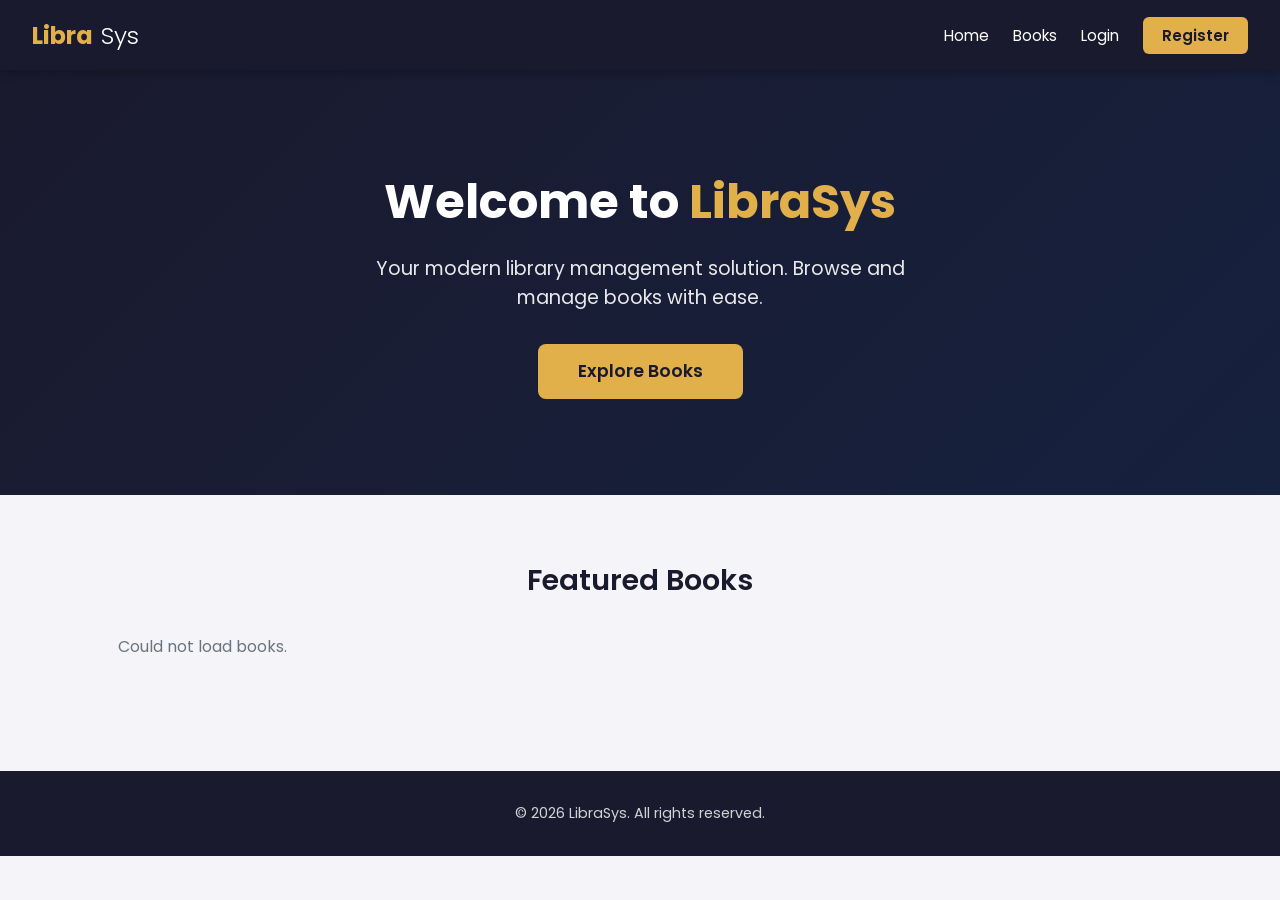
<file: index.html>
<!DOCTYPE html>
<html lang="en">
<head>
  <meta charset="UTF-8">
  <meta name="viewport" content="width=device-width, initial-scale=1.0">
  <title>LibraSys — Library Management System</title>
  <link rel="stylesheet" href="css/style.css">
  <link rel="stylesheet" href="css/books.css">
</head>
<body>
  <nav class="navbar">
    <div class="logo">Libra<span>Sys</span></div>
    <div class="hamburger" id="hamburger">
      <span></span><span></span><span></span>
    </div>
    <ul class="nav-links" id="navLinks"></ul>
  </nav>

  <section class="hero">
    <h1>Welcome to <span>LibraSys</span></h1>
    <p>Your modern library management solution. Browse and manage books with ease.</p>
    <a href="books.html" class="btn-hero">Explore Books</a>
  </section>

  <section class="section">
    <h2 class="section-title">Featured Books</h2>
    <div id="featuredBooks" class="books-grid">
      <div class="spinner-container"><div class="spinner"></div></div>
    </div>
  </section>

  <footer>
    <p>&copy; 2026 LibraSys. All rights reserved.</p>
  </footer>

  <script src="js/api.js"></script>
  <script src="js/auth.js"></script>
  <script>
    async function loadFeatured() {
      try {
        const books = await apiFetch("/books");
        const container = document.getElementById("featuredBooks");
        container.innerHTML = books.slice(0, 6).map(book => `
          <div class="book-card">
            <img src="https://via.placeholder.com/300x400?text=No+Cover" alt="${book.title}">
            <div class="card-body">
              <h3>${book.title}</h3>
              <p>${book.author || ""}</p>
              <a href="book-details.html?id=${book.id || book._id}" class="btn">View Details</a>
            </div>
          </div>
        `).join("");
      } catch {
        document.getElementById("featuredBooks").innerHTML = "<p style='text-align:center;color:var(--gray);'>Could not load books.</p>";
      }
    }
    loadFeatured();
  </script>
</body>
</html>
</file>
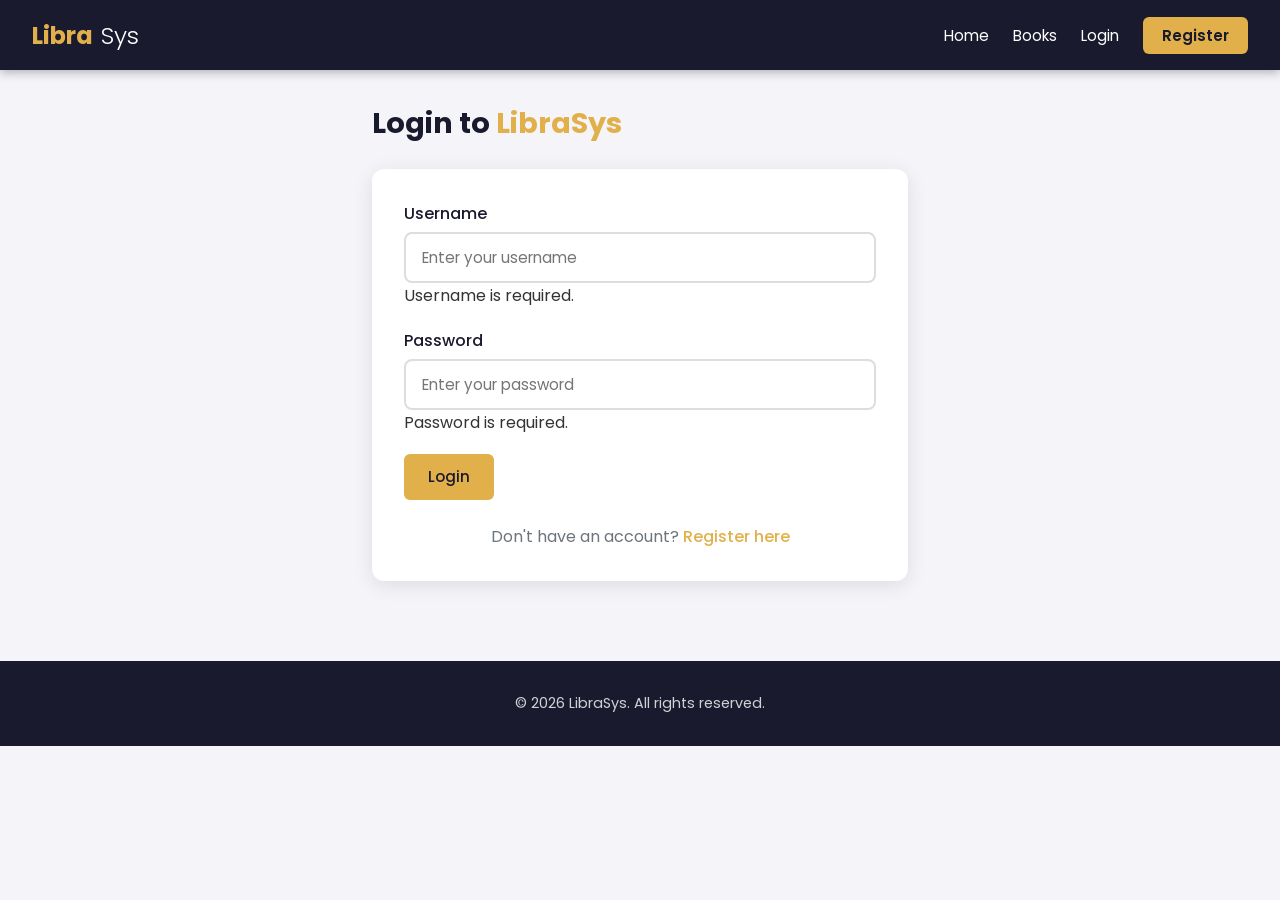
<file: add-book.html>
<!DOCTYPE html>
<html lang="en">
<head>
  <meta charset="UTF-8">
  <meta name="viewport" content="width=device-width, initial-scale=1.0">
  <title>Add Book — LibraSys</title>
  <link rel="stylesheet" href="css/style.css">
  <link rel="stylesheet" href="css/books.css">
</head>
<body>
  <nav class="navbar">
    <div class="logo">Libra<span>Sys</span></div>
    <div class="hamburger" id="hamburger">
      <span></span><span></span><span></span>
    </div>
    <ul class="nav-links" id="navLinks"></ul>
  </nav>

  <div class="form-page">
    <h1>Add <span>Book</span></h1>
    <div class="form-card">
      <div id="addBookMessage" class="message"></div>
      <form id="addBookForm" novalidate>
        <div class="form-group">
          <label for="title">Title</label>
          <input type="text" id="title" required>
          <div class="field-error" id="titleError">Title is required.</div>
        </div>
        <div class="form-group">
          <label for="author">Author</label>
          <input type="text" id="author" required>
          <div class="field-error" id="authorError">Author is required.</div>
        </div>
        <div class="form-group">
          <label for="category">Category</label>
          <input type="text" id="category" placeholder="e.g. Fiction, Science">
        </div>
        <div class="form-group">
          <label for="isbn">ISBN</label>
          <input type="text" id="isbn">
        </div>
        <div class="form-group">
          <label for="copies">Copies</label>
          <input type="number" id="copies" value="1" min="1">
        </div>
        <div class="form-group">
          <label for="description">Description</label>
          <textarea id="description" placeholder="Brief description of the book..."></textarea>
        </div>
        <button type="submit" class="btn btn-primary" id="addBookBtn">Add Book</button>
      </form>
    </div>
  </div>

  <footer>
    <p>&copy; 2026 LibraSys. All rights reserved.</p>
  </footer>

  <script src="js/api.js"></script>
  <script src="js/auth.js"></script>
  <script src="js/admin.js"></script>
</body>
</html>
</file>
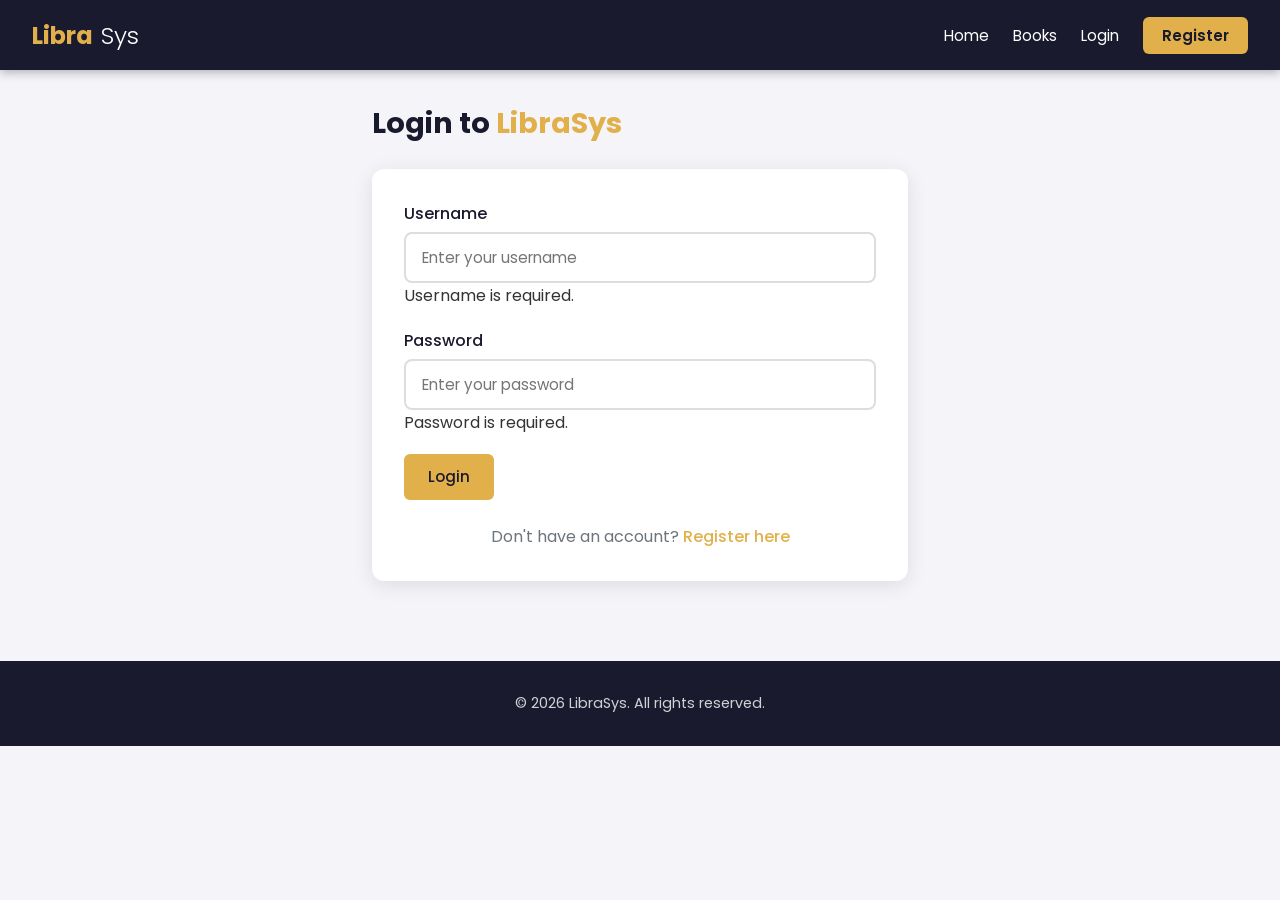
<file: admin-books.html>
<!DOCTYPE html>
<html lang="en">
<head>
  <meta charset="UTF-8">
  <meta name="viewport" content="width=device-width, initial-scale=1.0">
  <title>Admin — LibraSys</title>
  <link rel="stylesheet" href="css/style.css">
  <link rel="stylesheet" href="css/books.css">
</head>
<body>
  <nav class="navbar">
    <div class="logo">Libra<span>Sys</span></div>
    <div class="hamburger" id="hamburger">
      <span></span><span></span><span></span>
    </div>
    <ul class="nav-links" id="navLinks"></ul>
  </nav>

  <div class="admin-books-page">
    <h1>Admin — <span>Manage Books</span></h1>
    <a href="add-book.html" class="btn btn-primary add-btn">+ Add New Book</a>
    <div id="adminMessage" class="message"></div>
    <div class="admin-table-wrapper">
      <table class="admin-table">
        <thead>
          <tr>
            <th>Title</th>
            <th>Author</th>
            <th>Category</th>
            <th>Copies</th>
            <th>Actions</th>
          </tr>
        </thead>
        <tbody id="adminBooksBody">
          <tr><td colspan="5" style="text-align:center;padding:2rem;">
            <div class="spinner-container"><div class="spinner"></div></div>
          </td></tr>
        </tbody>
      </table>
    </div>
  </div>

  <footer>
    <p>&copy; 2026 LibraSys. All rights reserved.</p>
  </footer>

  <script src="js/api.js"></script>
  <script src="js/auth.js"></script>
  <script src="js/admin.js"></script>
</body>
</html>
</file>
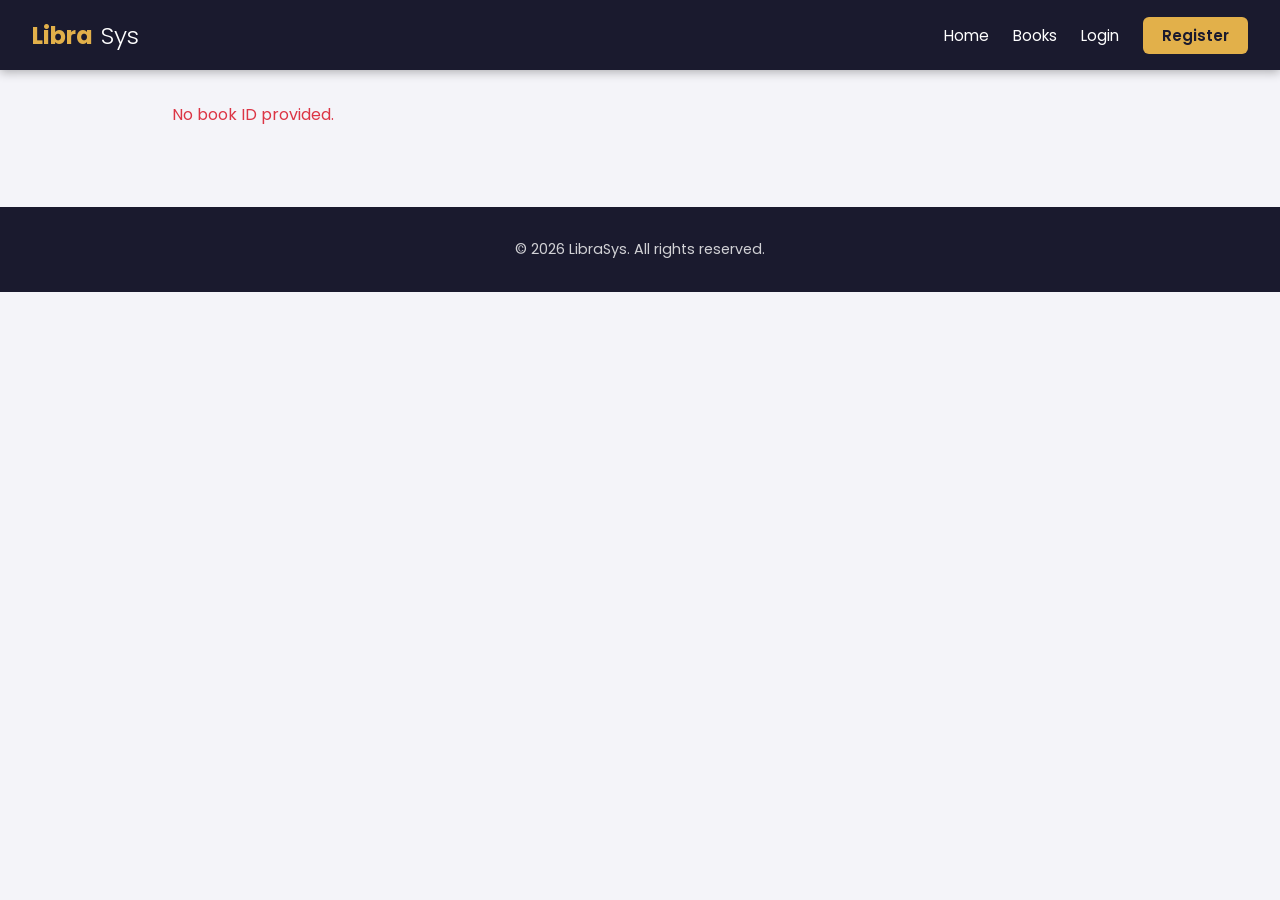
<file: book-details.html>
<!DOCTYPE html>
<html lang="en">
<head>
  <meta charset="UTF-8">
  <meta name="viewport" content="width=device-width, initial-scale=1.0">
  <title>Book Details — LibraSys</title>
  <link rel="stylesheet" href="css/style.css">
  <link rel="stylesheet" href="css/books.css">
</head>
<body>
  <nav class="navbar">
    <div class="logo">Libra<span>Sys</span></div>
    <div class="hamburger" id="hamburger">
      <span></span><span></span><span></span>
    </div>
    <ul class="nav-links" id="navLinks"></ul>
  </nav>

  <div class="book-details-page">
    <div id="bookDetail">
      <div class="spinner-container"><div class="spinner"></div></div>
    </div>
  </div>

  <footer>
    <p>&copy; 2026 LibraSys. All rights reserved.</p>
  </footer>

  <script src="js/api.js"></script>
  <script src="js/auth.js"></script>
  <script src="js/books.js"></script>
</body>
</html>
</file>
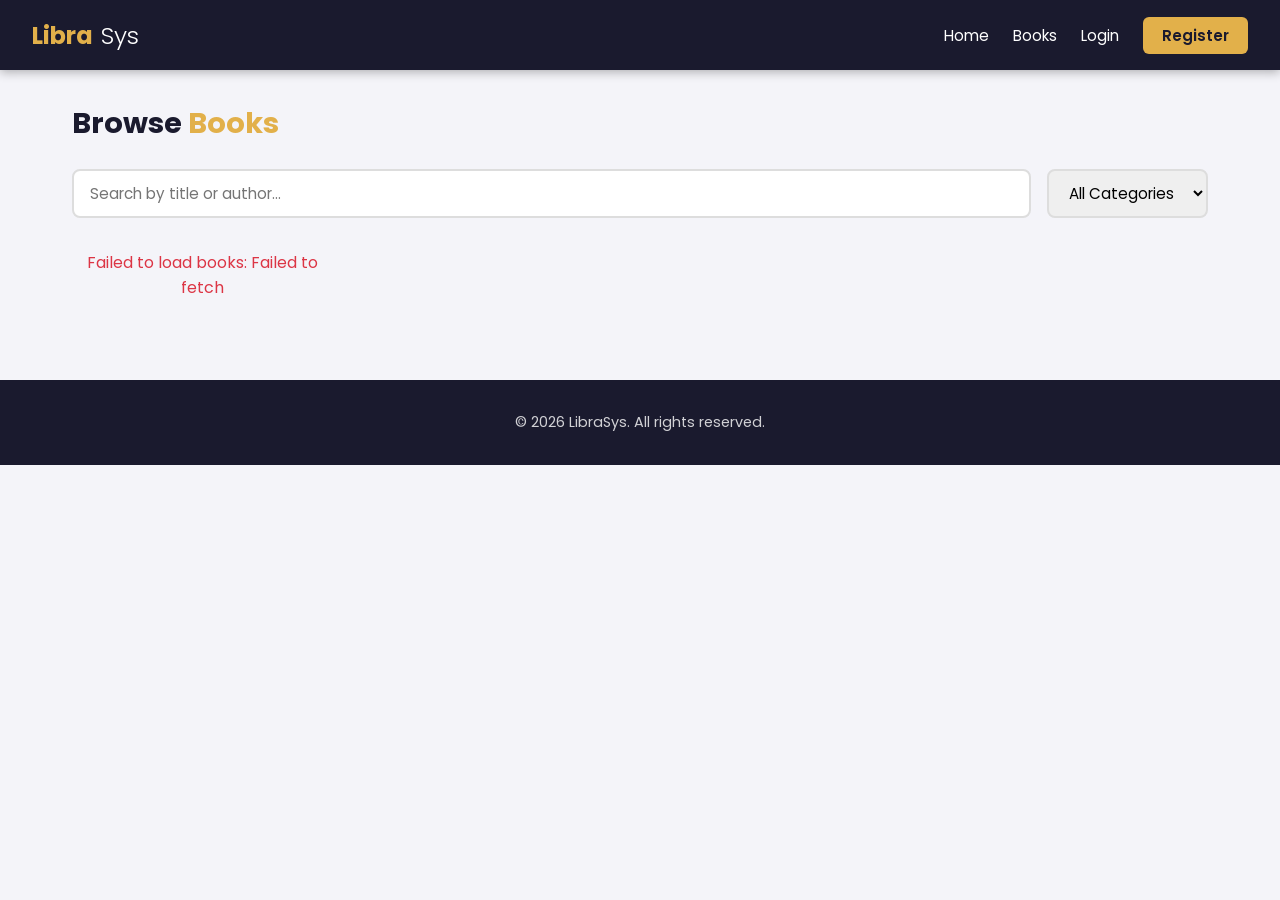
<file: books.html>
<!DOCTYPE html>
<html lang="en">
<head>
  <meta charset="UTF-8">
  <meta name="viewport" content="width=device-width, initial-scale=1.0">
  <title>Books — LibraSys</title>
  <link rel="stylesheet" href="css/style.css">
  <link rel="stylesheet" href="css/books.css">
</head>
<body>
  <nav class="navbar">
    <div class="logo">Libra<span>Sys</span></div>
    <div class="hamburger" id="hamburger">
      <span></span><span></span><span></span>
    </div>
    <ul class="nav-links" id="navLinks"></ul>
  </nav>

  <div class="books-page">
    <h1>Browse <span>Books</span></h1>

    <div class="books-toolbar">
      <input type="text" id="searchInput" placeholder="Search by title or author...">
      <select id="categoryFilter">
        <option value="">All Categories</option>
      </select>
    </div>

    <div id="booksContainer" class="books-grid">
      <div class="spinner-container"><div class="spinner"></div></div>
    </div>
  </div>

  <footer>
    <p>&copy; 2026 LibraSys. All rights reserved.</p>
  </footer>

  <script src="js/api.js"></script>
  <script src="js/auth.js"></script>
  <script src="js/books.js"></script>
</body>
</html>
</file>
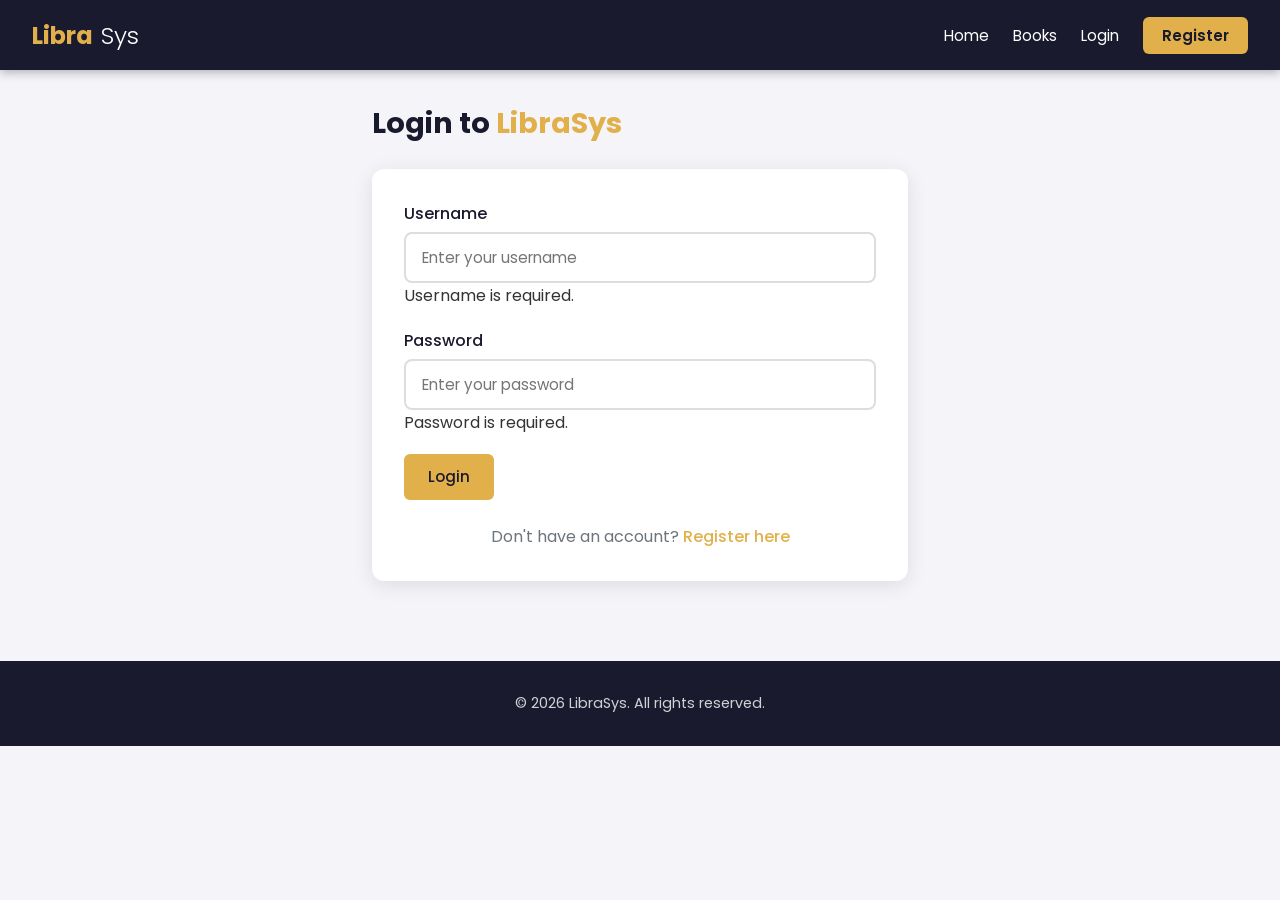
<file: borrow-records.html>
<!DOCTYPE html>
<html lang="en">
<head>
  <meta charset="UTF-8">
  <meta name="viewport" content="width=device-width, initial-scale=1.0">
  <title>Borrow Records — LibraSys Admin</title>
  <link rel="stylesheet" href="css/style.css">
  <link rel="stylesheet" href="css/books.css">
  <style>
    .records-page { max-width: 1200px; margin: 2rem auto; padding: 0 1.5rem; }
    .records-page h1 { margin-bottom: 1.5rem; }
    .records-page h1 span { color: var(--gold); }

    .search-bar {
      display: flex;
      gap: 1rem;
      margin-bottom: 1.5rem;
      flex-wrap: wrap;
      align-items: center;
    }
    .search-bar input {
      flex: 1;
      min-width: 220px;
      padding: 0.6rem 1rem;
      border: 1.5px solid #ddd;
      border-radius: 8px;
      font-family: inherit;
      font-size: 0.95rem;
      outline: none;
      transition: border-color 0.2s;
    }
    .search-bar input:focus { border-color: var(--gold); }
    .search-bar select {
      padding: 0.6rem 1rem;
      border: 1.5px solid #ddd;
      border-radius: 8px;
      font-family: inherit;
      font-size: 0.95rem;
      background: white;
      cursor: pointer;
    }

    .admin-table { width: 100%; border-collapse: collapse; background: white; border-radius: var(--radius); overflow: hidden; box-shadow: var(--shadow); }
    .admin-table thead { background: var(--navy); color: white; }
    .admin-table th, .admin-table td { padding: 0.85rem 1.1rem; text-align: left; font-size: 0.9rem; }
    .admin-table tbody tr { border-bottom: 1px solid #f0f0f0; transition: background 0.15s; }
    .admin-table tbody tr:hover { background: #f9f9fd; }
    .admin-table tbody tr:last-child { border-bottom: none; }

    .badge {
      display: inline-block;
      padding: 0.2rem 0.7rem;
      border-radius: 20px;
      font-size: 0.76rem;
      font-weight: 600;
      white-space: nowrap;
    }
    .badge-borrowed { background: #e8f4fd; color: #1a6fb5; }
    .badge-returned { background: #e8f8ef; color: #1a7a3a; }
    .badge-overdue  { background: #fdecea; color: var(--danger); }
    .badge-fine     { background: #fff3e0; color: #b85c00; }
    .badge-ext-pending  { background: #f3e8ff; color: #7c3aed; }
    .badge-ext-approved { background: #e8f4fd; color: #0d7a1a; }

    .ext-actions { display: flex; gap: 0.4rem; flex-wrap: wrap; }
    .btn-xs { padding: 0.25rem 0.7rem; font-size: 0.78rem; border-radius: 5px; }
    .summary-bar {
      display: flex; gap: 1.5rem; margin-bottom: 1.5rem; flex-wrap: wrap;
    }
    .summary-card {
      background: white; border-radius: 10px; padding: 1rem 1.5rem;
      box-shadow: var(--shadow); text-align: center; min-width: 120px;
    }
    .summary-card .val { font-size: 1.8rem; font-weight: 700; color: var(--navy); }
    .summary-card .lbl { font-size: 0.8rem; color: var(--gray); margin-top: 0.2rem; }
  </style>
</head>
<body>
  <nav class="navbar">
    <div class="logo">Libra<span>Sys</span></div>
    <div class="hamburger" id="hamburger"><span></span><span></span><span></span></div>
    <ul class="nav-links" id="navLinks"></ul>
  </nav>

    <div class="records-page">
    <h1>Borrow <span>Records</span></h1>
    <div id="userFilterBanner" style="display:none; margin-bottom:1rem; padding:0.6rem 1rem; background:#f3e8ff; border-radius:8px; font-size:0.9rem;"></div>

    <div class="summary-bar" id="summaryBar"></div>

    <div class="search-bar">
      <input type="text" id="searchInput" placeholder="Search by user, book title or ISBN...">
      <select id="statusFilter">
        <option value="">All Statuses</option>
        <option value="borrowed">Borrowed</option>
        <option value="returned">Returned</option>
      </select>
    </div>

    <div id="globalMessage" class="message" style="display:none; margin-bottom:1rem;"></div>
    <div id="tableWrapper"><div class="spinner-container"><div class="spinner"></div></div></div>
  </div>

  <footer><p>&copy; 2026 LibraSys. All rights reserved.</p></footer>

  <script src="js/api.js"></script>
  <script src="js/auth.js"></script>
  <script>
    (function () {
      const token = localStorage.getItem('token')
      const role = localStorage.getItem('role')
      if (!token || role !== 'admin') { window.location.href = 'login.html'; return; }

      let currentPage = 1
      let currentSearch = ''
      let currentStatus = ''
      let totalPages = 1
      let currentTotal = 0
      const perPage = 15

      function formatDate(dateStr) {
        if (!dateStr) return '—'
        return new Date(dateStr).toLocaleDateString('en-GB', { day:'2-digit', month:'short', year:'numeric' })
      }

      function isOverdue(r) {
        return r.status === 'borrowed' && new Date() > new Date(r.dueDate)
      }

      function showGlobalMsg(text, type) {
        const el = document.getElementById('globalMessage')
        el.textContent = text
        el.className = 'message ' + type
        el.style.display = 'block'
        setTimeout(() => el.style.display = 'none', 4000)
      }

      function renderTable(records) {
        const wrapper = document.getElementById('tableWrapper')
        if (records.length === 0) {
          wrapper.innerHTML = `<p style="text-align:center;color:var(--gray);padding:2rem;">No records found.</p>`
          return
        }

        const rows = records.map(r => {
          const overdue = isOverdue(r)

          let statusBadge = ''
          if (r.status === 'returned') statusBadge = `<span class="badge badge-returned">Returned</span>`
          else if (overdue) statusBadge = `<span class="badge badge-overdue">Overdue</span>`
          else statusBadge = `<span class="badge badge-borrowed">Borrowed</span>`

          let fineBadge = r.fineAmount > 0 ? `<br><span class="badge badge-fine">Fine: SLL ${r.fineAmount}</span>` : ''

          let extBadge = ''
          if (r.extensionRequested && !r.extensionApproved) extBadge = `<br><span class="badge badge-ext-pending">Ext. Pending</span>`
          else if (r.extensionApproved) extBadge = `<br><span class="badge badge-ext-approved">Ext. +${r.extensionDays}d</span>`

          let extActions = ''
          if (r.extensionRequested && !r.extensionApproved && r.status === 'borrowed') {
            extActions = `
              <div class="ext-actions">
                <button class="btn btn-primary btn-xs" onclick="approveExtension('${r.id}', 7)">Approve +7d</button>
                <button class="btn btn-danger btn-xs" onclick="denyExtension('${r.id}')">Deny</button>
              </div>`
          }

          return `
            <tr>
              <td><strong>${r.book?.title || '—'}</strong><br><small style="color:var(--gray);">ISBN: ${r.book?.isbn || 'N/A'}</small></td>
              <td>${r.user?.name || r.user?.username || '—'}<br><small style="color:var(--gray);">@${r.user?.username || ''}</small></td>
              <td>${formatDate(r.borrowedAt)}</td>
              <td style="color:${overdue ? 'var(--danger)' : 'inherit'}"><strong>${formatDate(r.dueDate)}</strong></td>
              <td>${r.status === 'returned' ? formatDate(r.returnedAt) : '—'}</td>
              <td>${statusBadge}${fineBadge}${extBadge}</td>
              <td>${extActions}</td>
            </tr>`
        }).join('')

        wrapper.innerHTML = `
          <div class="admin-table-wrapper">
            <table class="admin-table">
              <thead>
                <tr>
                  <th>Book</th><th>Borrower</th><th>Borrowed</th><th>Due Date</th><th>Returned</th><th>Status</th><th>Actions</th>
                </tr>
              </thead>
              <tbody>${rows}</tbody>
            </table>
          </div>

          <div id="borrowPagination" style="display:flex;justify-content:center;align-items:center;gap:0.5rem;margin-top:1rem;">
            <button class="btn btn-secondary btn-xs" id="prevPage" onclick="goToPage(${currentPage - 1})" ${currentPage <= 1 ? 'disabled' : ''}>‹ Prev</button>
            <span style="font-size:0.9rem;color:var(--gray);padding:0 0.8rem;">Page ${currentPage} of ${totalPages} (${currentTotal} total)</span>
            <button class="btn btn-secondary btn-xs" id="nextPage" onclick="goToPage(${currentPage + 1})" ${currentPage >= totalPages ? 'disabled' : ''}>Next ›</button>
          </div>`
      }

      function renderPagination() {
        const nav = document.getElementById('borrowPagination')
        if (!nav) return
        nav.querySelector('#prevPage').disabled = currentPage <= 1
        nav.querySelector('#nextPage').disabled = currentPage >= totalPages
        nav.querySelector('span').textContent = `Page ${currentPage} of ${totalPages} (${currentTotal} total)`
      }

      async function loadRecords(page = 1) {
        try {
          const urlParams = new URLSearchParams(window.location.search)
          const userId = urlParams.get('userId')

          if (userId) {
            document.getElementById('searchInput').closest('.search-bar').style.display = 'none'
            document.getElementById('summaryBar').style.display = 'none'
            const banner = document.getElementById('userFilterBanner')
            banner.style.display = 'block'
            const userRes = await apiFetch(`/users/${userId}`)
            banner.innerHTML = `Showing borrows for <strong>${userRes.name || userRes.username}</strong> (@${userRes.username}) &nbsp; <a href="borrow-records.html" style="color:var(--navy);font-weight:500;">Show all records</a>`

            const res = await apiFetch(`/borrows/user/${userId}?page=${page}&limit=${perPage}`)
            currentPage = res.page
            totalPages = res.pages
            currentTotal = res.total
            renderTable(res.data)
          } else {
            const params = new URLSearchParams()
            if (page > 1) params.set('page', page)
            if (perPage !== 20) params.set('limit', perPage)
            if (currentSearch) params.set('search', currentSearch)
            if (currentStatus) params.set('status', currentStatus)

            const qs = params.toString()
            const res = await apiFetch(`/borrows${qs ? '?' + qs : ''}`)
            currentPage = res.page
            totalPages = res.pages
            currentTotal = res.total
            renderTable(res.data)

            // Update summary using total from API
            document.getElementById('summaryBar').innerHTML = `
              <div class="summary-card"><div class="val">${res.total}</div><div class="lbl">Total Records</div></div>
            `
          }
        } catch (err) {
          document.getElementById('tableWrapper').innerHTML =
            `<p style="color:var(--danger);text-align:center;">${err.message}</p>`
        }
      }

      window.goToPage = function (page) {
        if (page < 1 || page > totalPages) return
        currentPage = page
        loadRecords(page)
      }

      function onFilterChange() {
        currentSearch = document.getElementById('searchInput').value.trim()
        currentStatus = document.getElementById('statusFilter').value
        currentPage = 1
        loadRecords(1)
      }

      window.approveExtension = async function (id, days) {
        try {
          const res = await apiFetch(`/borrows/${id}/approve-extension`, {
            method: 'POST',
            body: JSON.stringify({ days })
          })
          showGlobalMsg(res.message, 'success')
          loadRecords()
        } catch (err) { showGlobalMsg(err.message, 'error') }
      }

      window.denyExtension = async function (id) {
        try {
          const res = await apiFetch(`/borrows/${id}/deny-extension`, { method: 'POST' })
          showGlobalMsg(res.message, 'success')
          loadRecords()
        } catch (err) { showGlobalMsg(err.message, 'error') }
      }

      document.getElementById('searchInput').addEventListener('input', debounce(onFilterChange, 300))
      document.getElementById('statusFilter').addEventListener('change', onFilterChange)
      loadRecords()

      function debounce(fn, ms) {
        let timer
        return (...args) => { clearTimeout(timer); timer = setTimeout(() => fn(...args), ms) }
      }
    })()
  </script>
</body>
</html>
</file>
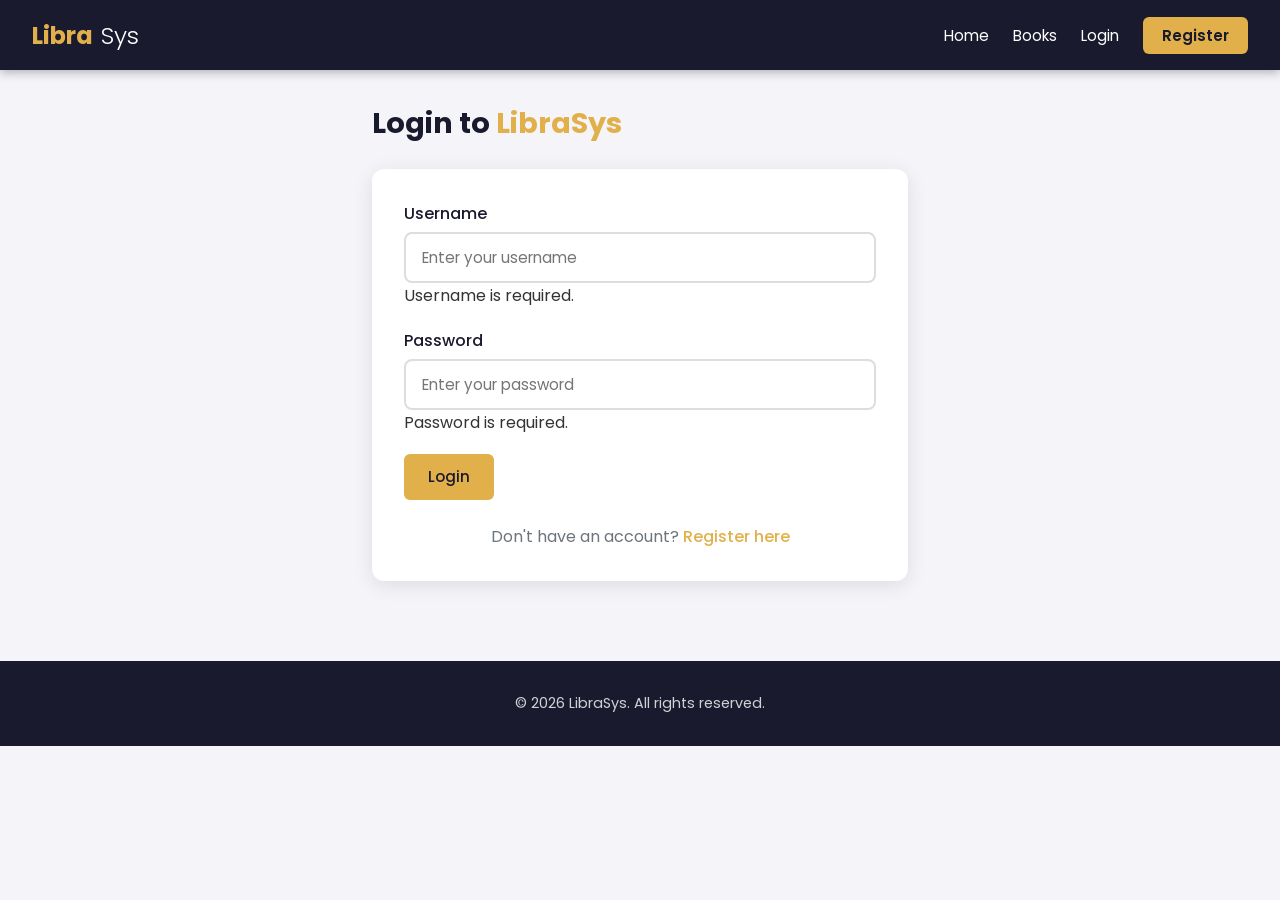
<file: edit-book.html>
<!DOCTYPE html>
<html lang="en">
<head>
  <meta charset="UTF-8">
  <meta name="viewport" content="width=device-width, initial-scale=1.0">
  <title>Edit Book — LibraSys</title>
  <link rel="stylesheet" href="css/style.css">
  <link rel="stylesheet" href="css/books.css">
</head>
<body>
  <nav class="navbar">
    <div class="logo">Libra<span>Sys</span></div>
    <div class="hamburger" id="hamburger">
      <span></span><span></span><span></span>
    </div>
    <ul class="nav-links" id="navLinks"></ul>
  </nav>

  <div class="form-page">
    <h1>Edit <span>Book</span></h1>
    <div class="form-card">
      <div id="editBookMessage" class="message"></div>
      <form id="editBookForm" novalidate>
        <div class="form-group">
          <label for="title">Title</label>
          <input type="text" id="title" required>
          <div class="field-error" id="titleError">Title is required.</div>
        </div>
        <div class="form-group">
          <label for="author">Author</label>
          <input type="text" id="author" required>
          <div class="field-error" id="authorError">Author is required.</div>
        </div>
        <div class="form-group">
          <label for="category">Category</label>
          <input type="text" id="category" placeholder="e.g. Fiction, Science">
        </div>
        <div class="form-group">
          <label for="isbn">ISBN</label>
          <input type="text" id="isbn">
        </div>
        <div class="form-group">
          <label for="copies">Copies</label>
          <input type="number" id="copies" min="1">
        </div>
        <div class="form-group">
          <label for="description">Description</label>
          <textarea id="description" placeholder="Brief description of the book..."></textarea>
        </div>
        <button type="submit" class="btn btn-primary" id="editBookBtn">Update Book</button>
      </form>
    </div>
  </div>

  <footer>
    <p>&copy; 2026 LibraSys. All rights reserved.</p>
  </footer>

  <script src="js/api.js"></script>
  <script src="js/auth.js"></script>
  <script src="js/admin.js"></script>
</body>
</html>
</file>
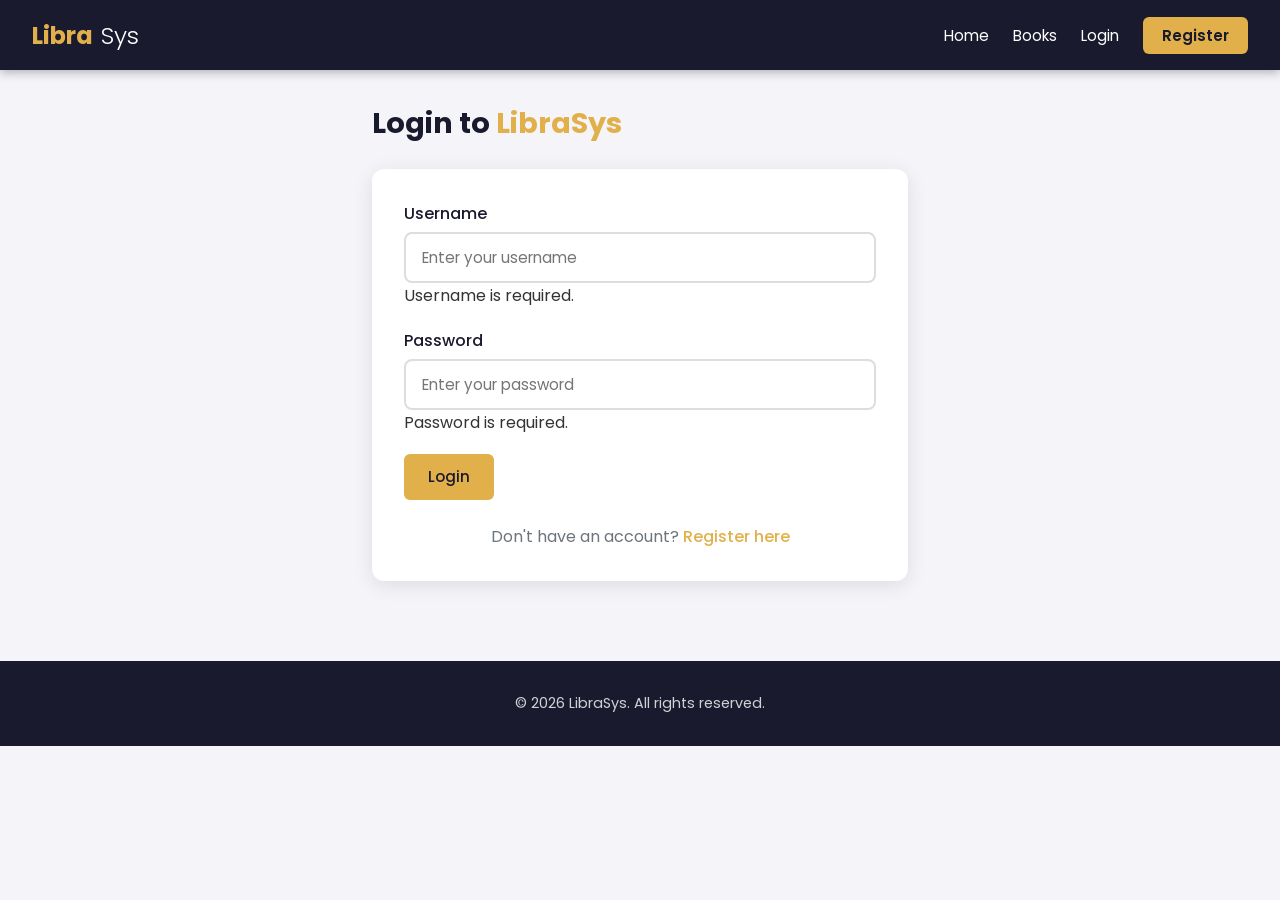
<file: login.html>
<!DOCTYPE html>
<html lang="en">
<head>
  <meta charset="UTF-8">
  <meta name="viewport" content="width=device-width, initial-scale=1.0">
  <title>Login — LibraSys</title>
  <link rel="stylesheet" href="css/style.css">
  <link rel="stylesheet" href="css/books.css">
</head>
<body>
  <nav class="navbar">
    <div class="logo">Libra<span>Sys</span></div>
    <div class="hamburger" id="hamburger">
      <span></span><span></span><span></span>
    </div>
    <ul class="nav-links" id="navLinks"></ul>
  </nav>

  <div class="form-page">
    <h1>Login to <span>LibraSys</span></h1>
    <div class="form-card">
      <div id="loginMessage" class="message"></div>
      <form id="loginForm" novalidate>
        <div class="form-group">
          <label for="username">Username</label>
          <input type="text" id="username" required placeholder="Enter your username">
          <div class="field-error" id="usernameError">Username is required.</div>
        </div>
        <div class="form-group">
          <label for="password">Password</label>
          <input type="password" id="password" required placeholder="Enter your password">
          <div class="field-error" id="passwordError">Password is required.</div>
        </div>
        <button type="submit" class="btn btn-primary" id="loginBtn">Login</button>
      </form>
      <p style="margin-top: 1.5rem; text-align: center; color: var(--gray);">
        Don't have an account? <a href="register.html" style="color: var(--gold); font-weight: 500;">Register here</a>
      </p>
    </div>
  </div>

  <footer>
    <p>&copy; 2026 LibraSys. All rights reserved.</p>
  </footer>

  <script src="js/api.js"></script>
  <script src="js/auth.js"></script>
  <script>
    document.getElementById("loginForm").addEventListener("submit", async (e) => {
      e.preventDefault();
      const messageEl = document.getElementById("loginMessage");
      messageEl.style.display = "none";

      const username = document.getElementById("username").value.trim();
      const password = document.getElementById("password").value;

      let valid = true;
      document.querySelectorAll(".field-error").forEach((el) => (el.style.display = "none"));

      if (!username) {
        document.getElementById("usernameError").style.display = "block";
        valid = false;
      }
      if (!password) {
        document.getElementById("passwordError").style.display = "block";
        valid = false;
      }
      if (!valid) return;

      const btn = document.getElementById("loginBtn");
      btn.disabled = true;
      btn.textContent = "Logging in...";

      try {
        const response = await apiFetch("/login", {
          method: "POST",
          body: JSON.stringify({ username, password }),
        });

        localStorage.setItem("token", response.token);
        localStorage.setItem("username", response.username);
        localStorage.setItem("name", response.name || response.username);
        localStorage.setItem("role", response.role);

        messageEl.textContent = "Login successful! Redirecting...";
        messageEl.className = "message success";
        messageEl.style.display = "block";

        setTimeout(() => {
          window.location.href = "index.html";
        }, 1000);
      } catch (err) {
        messageEl.textContent = err.message;
        messageEl.className = "message error";
        messageEl.style.display = "block";
      } finally {
        btn.disabled = false;
        btn.textContent = "Login";
      }
    });
  </script>
</body>
</html>
</file>
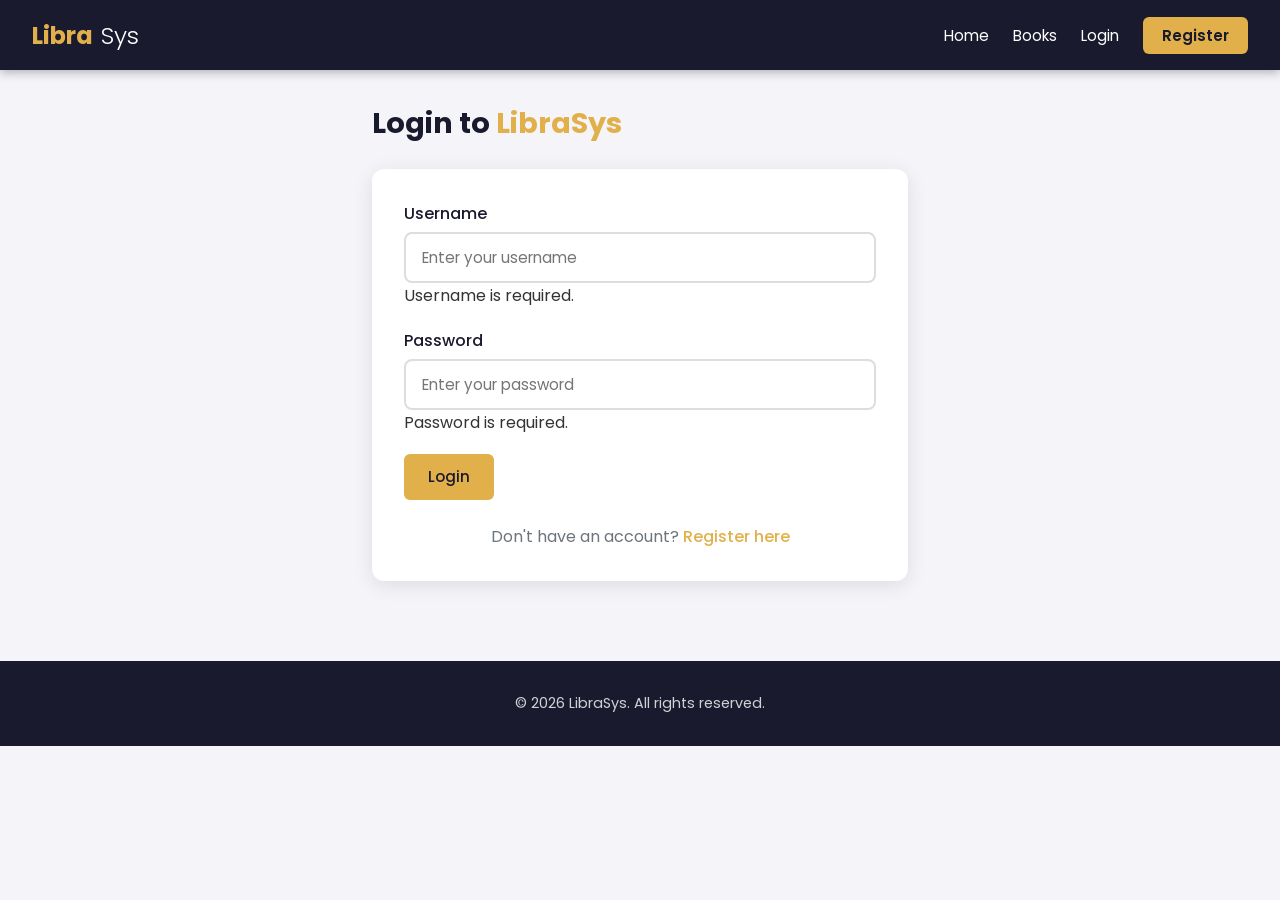
<file: manage-users.html>
<!DOCTYPE html>
<html lang="en">
<head>
  <meta charset="UTF-8">
  <meta name="viewport" content="width=device-width, initial-scale=1.0">
  <title>Manage Users — LibraSys Admin</title>
  <link rel="stylesheet" href="css/style.css">
  <link rel="stylesheet" href="css/books.css">
  <style>
    .users-page { max-width: 1100px; margin: 2rem auto; padding: 0 1.5rem; }
    .users-page h1 { margin-bottom: 1.5rem; }
    .users-page h1 span { color: var(--gold); }

    .search-bar {
      display: flex; gap: 1rem; margin-bottom: 1.5rem; flex-wrap: wrap; align-items: center;
    }
    .search-bar input {
      flex: 1; min-width: 220px; padding: 0.6rem 1rem;
      border: 1.5px solid #ddd; border-radius: 8px; font-family: inherit;
      font-size: 0.95rem; outline: none; transition: border-color 0.2s;
    }
    .search-bar input:focus { border-color: var(--gold); }

    .badge-role { display: inline-block; padding: 0.2rem 0.7rem; border-radius: 20px; font-size: 0.76rem; font-weight: 600; }
    .badge-admin { background: #fdecea; color: var(--danger); }
    .badge-user  { background: #e8f4fd; color: #1a6fb5; }
    .btn-xs { padding: 0.25rem 0.7rem; font-size: 0.78rem; border-radius: 5px; }
  </style>
</head>
<body>
  <nav class="navbar">
    <div class="logo">Libra<span>Sys</span></div>
    <div class="hamburger" id="hamburger"><span></span><span></span><span></span></div>
    <ul class="nav-links" id="navLinks"></ul>
  </nav>

  <div class="users-page">
    <h1>Manage <span>Users</span></h1>

    <div class="search-bar">
      <input type="text" id="searchInput" placeholder="Search by name or username...">
    </div>

    <div id="globalMessage" class="message" style="display:none; margin-bottom:1rem;"></div>

    <div class="admin-table-wrapper">
      <table class="admin-table">
        <thead>
          <tr>
            <th>Name</th>
            <th>Username</th>
            <th>Role</th>
            <th>Actions</th>
          </tr>
        </thead>
        <tbody id="usersBody">
          <tr><td colspan="4" style="text-align:center;padding:2rem;">
            <div class="spinner-container"><div class="spinner"></div></div>
          </td></tr>
        </tbody>
      </table>
    </div>
  </div>

  <footer><p>&copy; 2026 LibraSys. All rights reserved.</p></footer>

  <script src="js/api.js"></script>
  <script src="js/auth.js"></script>
  <script>
    (function () {
      const token = localStorage.getItem('token')
      const role = localStorage.getItem('role')
      if (!token || role !== 'admin') { window.location.href = 'login.html'; return; }

      let currentPage = 1
      let currentSearch = ''
      let totalPages = 1
      let currentTotal = 0
      const perPage = 15

      function showGlobalMsg(text, type) {
        const el = document.getElementById('globalMessage')
        el.textContent = text
        el.className = 'message ' + type
        el.style.display = 'block'
        setTimeout(() => el.style.display = 'none', 4000)
      }

      function renderTable(users) {
        const tbody = document.getElementById('usersBody')
        if (users.length === 0) {
          tbody.innerHTML = '<tr><td colspan="4" style="text-align:center;padding:2rem;color:var(--gray);">No users found.</td></tr>'
          return
        }

        tbody.innerHTML = users.map(u => {
          const roleBadge = u.role === 'admin'
            ? '<span class="badge badge-role badge-admin">Admin</span>'
            : '<span class="badge badge-role badge-user">User</span>'

          const newRole = u.role === 'admin' ? 'user' : 'admin'
          const toggleLabel = u.role === 'admin' ? 'Demote to User' : 'Promote to Admin'

          return `
            <tr>
              <td><strong>${u.name || '—'}</strong></td>
              <td>@${u.username}</td>
              <td>${roleBadge}</td>
              <td>
                <div class="actions" style="gap: 0.4rem;">
                  <button class="btn btn-secondary btn-xs" onclick="toggleRole('${u.id}','${newRole}')">${toggleLabel}</button>
                  <a href="borrow-records.html?userId=${u.id}" class="btn btn-secondary btn-xs">Borrows</a>
                  <button class="btn btn-danger btn-xs" onclick="deleteUser('${u.id}')">Delete</button>
                </div>
              </td>
            </tr>`
        }).join('')
      }

      function renderPagination() {
        const wrapper = document.querySelector('.admin-table-wrapper')
        if (!wrapper) return

        const existing = document.getElementById('userPagination')
        if (existing) existing.remove()

        if (totalPages <= 1) return

        const nav = document.createElement('div')
        nav.id = 'userPagination'
        nav.style.cssText = 'display:flex;justify-content:center;align-items:center;gap:0.5rem;margin-top:1rem;'

        const prev = document.createElement('button')
        prev.className = 'btn btn-secondary btn-xs'
        prev.textContent = '‹ Prev'
        prev.disabled = currentPage <= 1
        prev.addEventListener('click', () => { if (currentPage > 1) { currentPage--; loadUsers(currentPage) } })
        nav.appendChild(prev)

        const info = document.createElement('span')
        info.style.cssText = 'font-size:0.9rem;color:var(--gray);padding:0 0.8rem;'
        info.textContent = `Page ${currentPage} of ${totalPages} (${currentTotal} total)`
        nav.appendChild(info)

        const next = document.createElement('button')
        next.className = 'btn btn-secondary btn-xs'
        next.textContent = 'Next ›'
        next.disabled = currentPage >= totalPages
        next.addEventListener('click', () => { if (currentPage < totalPages) { currentPage++; loadUsers(currentPage) } })
        nav.appendChild(next)

        wrapper.parentNode.insertBefore(nav, wrapper.nextSibling)
      }

      async function loadUsers(page = 1) {
        try {
          const params = new URLSearchParams()
          if (page > 1) params.set('page', page)
          if (perPage !== 20) params.set('limit', perPage)
          if (currentSearch) params.set('search', currentSearch)

          const qs = params.toString()
          const res = await apiFetch(`/users${qs ? '?' + qs : ''}`)
          currentPage = res.page
          totalPages = res.pages
          currentTotal = res.total
          renderTable(res.data)
          renderPagination()
        } catch (err) {
          document.getElementById('usersBody').innerHTML =
            `<tr><td colspan="4" style="text-align:center;color:var(--danger);padding:2rem;">${err.message}</td></tr>`
        }
      }

      function onSearchChange() {
        currentSearch = document.getElementById('searchInput').value.trim()
        currentPage = 1
        loadUsers(1)
      }

      window.toggleRole = async function (id, newRole) {
        try {
          const res = await apiFetch(`/users/${id}`, {
            method: 'PUT',
            body: JSON.stringify({ role: newRole })
          })
          showGlobalMsg(`User role changed to ${res.role}`, 'success')
          loadUsers()
        } catch (err) {
          showGlobalMsg(err.message, 'error')
        }
      }

      window.deleteUser = async function (id) {
        if (!confirm('Are you sure you want to delete this user?')) return
        try {
          await apiFetch(`/users/${id}`, { method: 'DELETE' })
          showGlobalMsg('User deleted successfully', 'success')
          loadUsers()
        } catch (err) {
          showGlobalMsg(err.message, 'error')
        }
      }

      document.getElementById('searchInput').addEventListener('input', debounce(onSearchChange, 300))
      loadUsers()

      function debounce(fn, ms) {
        let timer
        return (...args) => { clearTimeout(timer); timer = setTimeout(() => fn(...args), ms) }
      }
    })()
  </script>
</body>
</html>
</file>
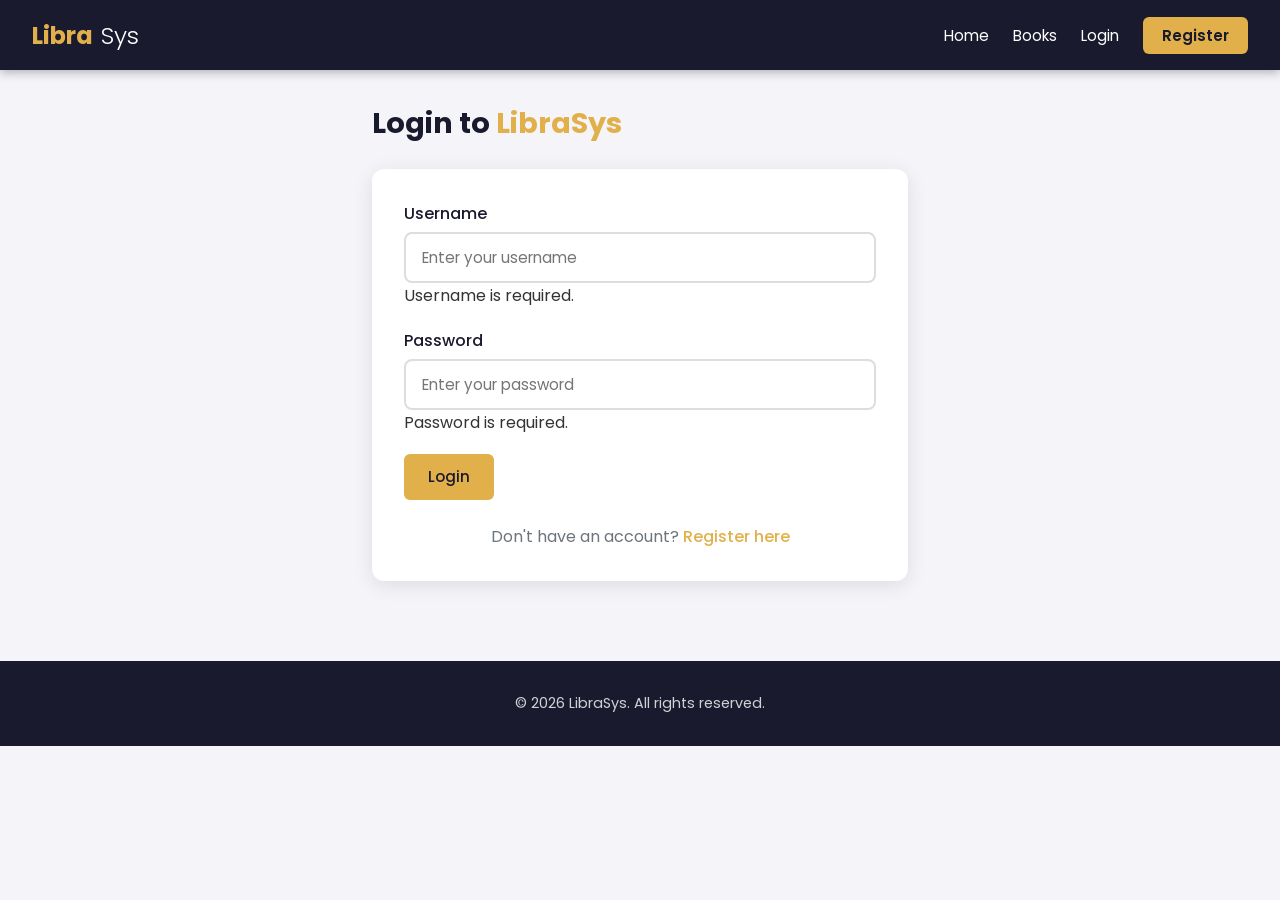
<file: my-books.html>
<!DOCTYPE html>
<html lang="en">
<head>
  <meta charset="UTF-8">
  <meta name="viewport" content="width=device-width, initial-scale=1.0">
  <title>My Borrowed Books — LibraSys</title>
  <link rel="stylesheet" href="css/style.css">
  <link rel="stylesheet" href="css/books.css">
  <style>
    .my-books-page { max-width: 1100px; margin: 2rem auto; padding: 0 1.5rem; }
    .my-books-page h1 { margin-bottom: 1.5rem; }
    .my-books-page h1 span { color: var(--gold); }

    .filter-bar {
      display: flex;
      align-items: center;
      gap: 1rem;
      margin-bottom: 1.5rem;
      flex-wrap: wrap;
    }
    .filter-bar label { color: var(--gray); font-size: 0.9rem; }
    .filter-bar input[type="checkbox"] { width: 18px; height: 18px; accent-color: var(--gold); cursor: pointer; }

    .borrow-card {
      background: var(--white);
      border-radius: var(--radius);
      box-shadow: var(--shadow);
      padding: 1.4rem 1.8rem;
      margin-bottom: 1.2rem;
      display: grid;
      grid-template-columns: 1fr auto;
      gap: 1rem;
      align-items: center;
      border-left: 5px solid var(--gold);
      transition: transform 0.2s;
    }
    .borrow-card:hover { transform: translateY(-2px); }
    .borrow-card.overdue { border-left-color: var(--danger); }
    .borrow-card.returned { border-left-color: var(--gray); opacity: 0.8; }

    .borrow-card .book-title { font-size: 1.1rem; font-weight: 600; color: var(--navy); }
    .borrow-card .book-meta { font-size: 0.88rem; color: var(--gray); margin-top: 0.3rem; }
    .borrow-card .dates { font-size: 0.88rem; margin-top: 0.6rem; display: flex; gap: 1.5rem; flex-wrap: wrap; }
    .borrow-card .dates span { display: flex; align-items: center; gap: 0.3rem; }

    .badge {
      display: inline-block;
      padding: 0.25rem 0.8rem;
      border-radius: 20px;
      font-size: 0.78rem;
      font-weight: 600;
    }
    .badge-borrowed { background: #e8f4fd; color: #1a6fb5; }
    .badge-returned { background: #e8f8ef; color: #1a7a3a; }
    .badge-overdue  { background: #fdecea; color: var(--danger); }
    .badge-fine     { background: #fff3e0; color: #b85c00; }
    .badge-ext-requested { background: #f3e8ff; color: #7c3aed; }
    .badge-ext-approved  { background: #e8f4fd; color: #0d7a1a; }

    .actions-col { display: flex; flex-direction: column; gap: 0.6rem; align-items: flex-end; }

    .empty-state { text-align: center; padding: 3rem; color: var(--gray); }
    .empty-state p { font-size: 1.1rem; margin-top: 0.5rem; }
  </style>
</head>
<body>
  <nav class="navbar">
    <div class="logo">Libra<span>Sys</span></div>
    <div class="hamburger" id="hamburger"><span></span><span></span><span></span></div>
    <ul class="nav-links" id="navLinks"></ul>
  </nav>

  <div class="my-books-page">
    <h1>My <span>Borrowed Books</span></h1>

    <div class="filter-bar">
      <label>
        <input type="checkbox" id="showReturned"> Show returned books
      </label>
    </div>

    <div id="globalMessage" class="message" style="display:none; margin-bottom:1rem;"></div>
    <div id="booksContainer"><div class="spinner-container"><div class="spinner"></div></div></div>
  </div>

  <footer><p>&copy; 2026 LibraSys. All rights reserved.</p></footer>

  <script src="js/api.js"></script>
  <script src="js/auth.js"></script>
  <script>
    (function () {
      const token = localStorage.getItem('token')
      if (!token) { window.location.href = 'login.html'; return; }

      let allRecords = []

      function formatDate(dateStr) {
        if (!dateStr) return 'N/A'
        return new Date(dateStr).toLocaleDateString('en-GB', { day:'2-digit', month:'short', year:'numeric' })
      }

      function isOverdue(record) {
        return record.status === 'borrowed' && new Date() > new Date(record.dueDate)
      }

      function showGlobalMsg(text, type) {
        const el = document.getElementById('globalMessage')
        el.textContent = text
        el.className = 'message ' + type
        el.style.display = 'block'
        setTimeout(() => el.style.display = 'none', 4000)
      }

      function renderRecords(records) {
        const container = document.getElementById('booksContainer')
        if (records.length === 0) {
          container.innerHTML = `
            <div class="empty-state">
              <p>No books to display.</p>
            </div>`
          return
        }

        container.innerHTML = records.map(r => {
          const overdue = isOverdue(r)
          const cardClass = r.status === 'returned' ? 'returned' : overdue ? 'overdue' : ''

          let badges = ''
          if (r.status === 'returned') badges += `<span class="badge badge-returned">Returned</span> `
          else if (overdue) badges += `<span class="badge badge-overdue">Overdue</span> `
          else badges += `<span class="badge badge-borrowed">Borrowed</span> `

          if (r.fineAmount > 0) badges += `<span class="badge badge-fine">Fine: SLL ${r.fineAmount}</span> `
          if (r.extensionRequested && !r.extensionApproved) badges += `<span class="badge badge-ext-requested">Extension Pending</span> `
          if (r.extensionApproved) badges += `<span class="badge badge-ext-approved">Extension Approved (+${r.extensionDays} days)</span> `

          let actionBtns = ''
          // Return button — for any borrowed book
          if (r.status === 'borrowed') {
            actionBtns += `<button class="btn btn-primary" style="font-size:0.82rem;padding:0.4rem 1rem;margin-bottom:0.4rem;" onclick="returnBook('${r.id}','${r.book?.id}')">&#8617; Return Book</button>`
          }
          // Extension request button — only if still borrowed, not overdue, not already requested
          if (r.status === 'borrowed' && !overdue && !r.extensionRequested) {
            actionBtns += `<button class="btn btn-secondary" style="font-size:0.82rem;padding:0.4rem 1rem;" onclick="requestExtension('${r.id}')">Request Extension</button>`
          }

          return `
            <div class="borrow-card ${cardClass}">
              <div>
                <div class="book-title">${r.book?.title || 'Unknown Book'}</div>
                <div class="book-meta">by ${r.book?.author || 'Unknown'} &nbsp;|&nbsp; ISBN: ${r.book?.isbn || 'N/A'}</div>
                <div style="margin-top:0.6rem;">${badges}</div>
                <div class="dates">
                  <span>📅 Borrowed: ${formatDate(r.borrowedAt)}</span>
                  <span>⏰ Due: <strong style="color:${overdue ? 'var(--danger)' : 'inherit'}">${formatDate(r.dueDate)}</strong></span>
                  ${r.status === 'returned' ? `<span>✅ Returned: ${formatDate(r.returnedAt)}</span>` : ''}
                </div>
                ${r.fineAmount > 0 ? `<p style="color:var(--danger);font-size:0.88rem;margin-top:0.5rem;">⚠ A fine of <strong>SLL ${r.fineAmount}</strong> has been applied for returning ${Math.ceil((new Date(r.returnedAt || new Date()) - new Date(r.dueDate)) / 86400000)} day(s) late.</p>` : ''}
              </div>
              <div class="actions-col">${actionBtns}</div>
            </div>`
        }).join('')
      }

      async function loadRecords() {
        const showReturned = document.getElementById('showReturned').checked
        const status = showReturned ? '' : 'borrowed'
        try {
          const query = status ? `?status=${status}` : ''
          allRecords = await apiFetch(`/borrows/my${query}`)
          renderRecords(allRecords)
        } catch (err) {
          document.getElementById('booksContainer').innerHTML =
            `<p style="color:var(--danger);text-align:center;">${err.message}</p>`
        }
      }

      window.returnBook = async function (recordId, bookId) {
        if (!confirm('Return this book?')) return
        try {
          const res = await apiFetch(`/books/${bookId}/return`, { method: 'POST' })
          showGlobalMsg(res.message, 'success')
          loadRecords()
        } catch (err) {
          showGlobalMsg(err.message, 'error')
        }
      }

      window.requestExtension = async function (id) {
        try {
          const res = await apiFetch(`/borrows/${id}/request-extension`, { method: 'POST' })
          showGlobalMsg(res.message, 'success')
          loadRecords()
        } catch (err) {
          showGlobalMsg(err.message, 'error')
        }
      }

      document.getElementById('showReturned').addEventListener('change', loadRecords)
      loadRecords()
    })()
  </script>
</body>
</html>
</file>
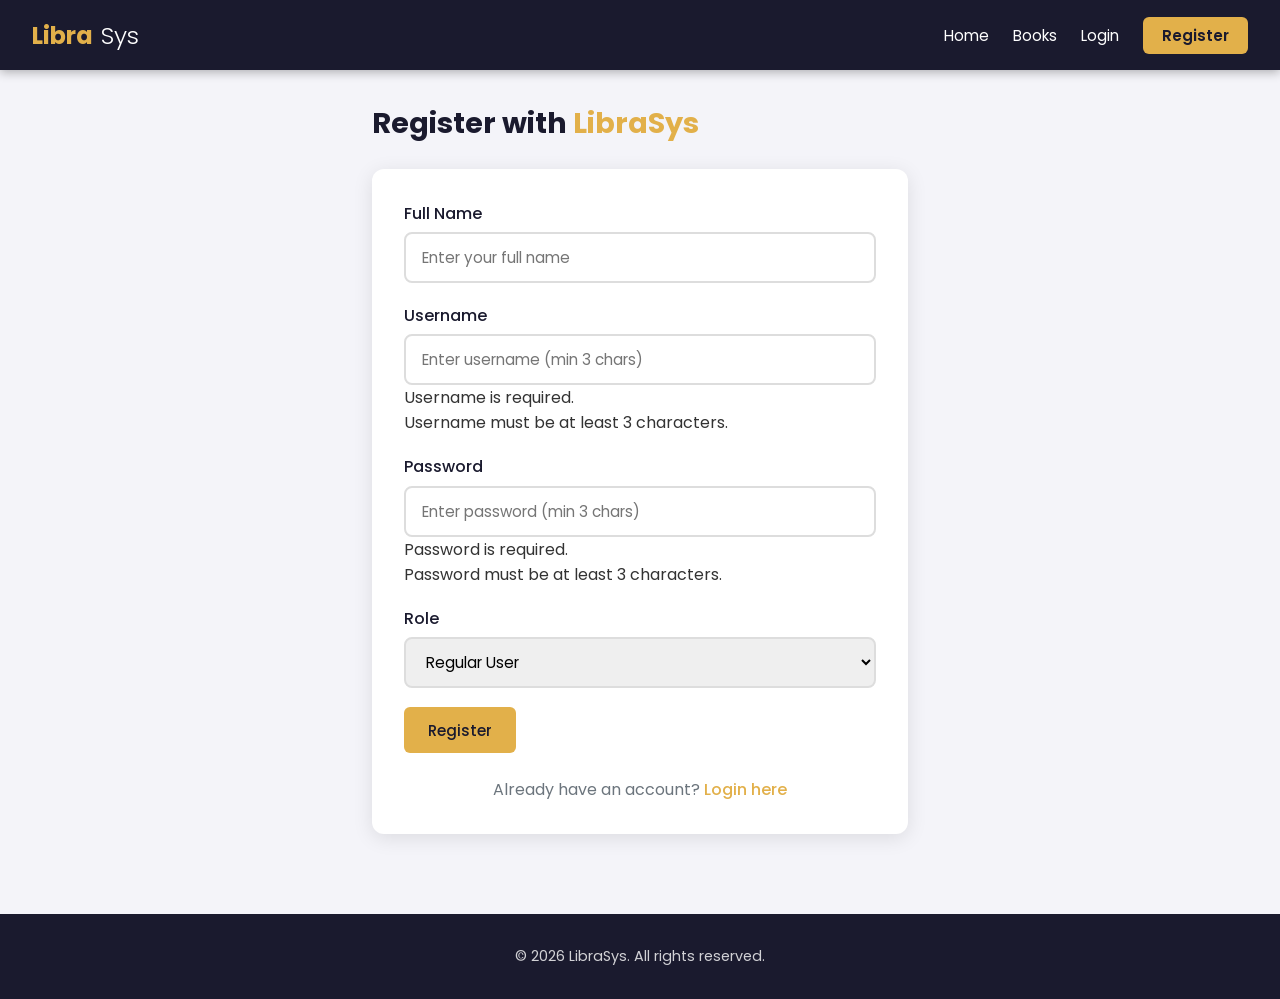
<file: register.html>
<!DOCTYPE html>
<html lang="en">
<head>
  <meta charset="UTF-8">
  <meta name="viewport" content="width=device-width, initial-scale=1.0">
  <title>Register — LibraSys</title>
  <link rel="stylesheet" href="css/style.css">
  <link rel="stylesheet" href="css/books.css">
</head>
<body>
  <nav class="navbar">
    <div class="logo">Libra<span>Sys</span></div>
    <div class="hamburger" id="hamburger">
      <span></span><span></span><span></span>
    </div>
    <ul class="nav-links" id="navLinks"></ul>
  </nav>

  <div class="form-page">
    <h1>Register with <span>LibraSys</span></h1>
    <div class="form-card">
      <div id="registerMessage" class="message"></div>
      <form id="registerForm" novalidate>
        <div class="form-group">
          <label for="name">Full Name</label>
          <input type="text" id="name" placeholder="Enter your full name">
        </div>
        <div class="form-group">
          <label for="username">Username</label>
          <input type="text" id="username" required placeholder="Enter username (min 3 chars)">
          <div class="field-error" id="usernameError">Username is required.</div>
          <div class="field-error" id="usernameLengthError">Username must be at least 3 characters.</div>
        </div>
        <div class="form-group">
          <label for="password">Password</label>
          <input type="password" id="password" required placeholder="Enter password (min 3 chars)">
          <div class="field-error" id="passwordError">Password is required.</div>
          <div class="field-error" id="passwordLengthError">Password must be at least 3 characters.</div>
        </div>
        <div class="form-group">
          <label for="role">Role</label>
          <select id="role">
            <option value="user">Regular User</option>
            <option value="admin">Administrator</option>
          </select>
        </div>
        <button type="submit" class="btn btn-primary" id="registerBtn">Register</button>
      </form>
      <p style="margin-top: 1.5rem; text-align: center; color: var(--gray);">
        Already have an account? <a href="login.html" style="color: var(--gold); font-weight: 500;">Login here</a>
      </p>
    </div>
  </div>

  <footer>
    <p>&copy; 2026 LibraSys. All rights reserved.</p>
  </footer>

  <script src="js/api.js"></script>
  <script src="js/auth.js"></script>
  <script>
    document.getElementById("registerForm").addEventListener("submit", async (e) => {
      e.preventDefault();
      const messageEl = document.getElementById("registerMessage");
      messageEl.style.display = "none";

      const name = document.getElementById("name").value.trim();
      const username = document.getElementById("username").value.trim();
      const password = document.getElementById("password").value;
      const role = document.getElementById("role").value;

      let valid = true;
      document.querySelectorAll(".field-error").forEach((el) => (el.style.display = "none"));

      if (!username) {
        document.getElementById("usernameError").style.display = "block";
        valid = false;
      } else if (username.length < 3) {
        document.getElementById("usernameLengthError").style.display = "block";
        valid = false;
      }

      if (!password) {
        document.getElementById("passwordError").style.display = "block";
        valid = false;
      } else if (password.length < 3) {
        document.getElementById("passwordLengthError").style.display = "block";
        valid = false;
      }

      if (!valid) return;

      const btn = document.getElementById("registerBtn");
      btn.disabled = true;
      btn.textContent = "Registering...";

      try {
        await apiFetch("/users", {
          method: "POST",
          body: JSON.stringify({ name, username, password, role }),
        });

        messageEl.textContent = "Registration successful! Redirecting to login...";
        messageEl.className = "message success";
        messageEl.style.display = "block";

        setTimeout(() => {
          window.location.href = "login.html";
        }, 1500);
      } catch (err) {
        messageEl.textContent = err.message;
        messageEl.className = "message error";
        messageEl.style.display = "block";
      } finally {
        btn.disabled = false;
        btn.textContent = "Register";
      }
    });
  </script>
</body>
</html>
</file>
<file: css/style.css>
@import url("https://fonts.googleapis.com/css2?family=Poppins:wght@300;400;500;600;700&display=swap");

:root {
  --navy: #1a1a2e;
  --gold: #e2b04a;
  --gold-hover: #c9942e;
  --white: #ffffff;
  --light: #f4f4f9;
  --gray: #6c757d;
  --dark: #16213e;
  --danger: #dc3545;
  --success: #28a745;
  --shadow: 0 4px 20px rgba(0, 0, 0, 0.1);
  --radius: 12px;
}

* {
  margin: 0;
  padding: 0;
  box-sizing: border-box;
}

body {
  font-family: "Poppins", sans-serif;
  background: var(--light);
  color: #333;
  min-height: 100vh;
}

a {
  text-decoration: none;
  color: inherit;
}

/* Navbar */
.navbar {
  background: var(--navy);
  color: var(--white);
  padding: 0 2rem;
  height: 70px;
  display: flex;
  align-items: center;
  justify-content: space-between;
  position: sticky;
  top: 0;
  z-index: 1000;
  box-shadow: 0 2px 10px rgba(0, 0, 0, 0.3);
}

.navbar .logo {
  font-size: 1.5rem;
  font-weight: 700;
  color: var(--gold);
  display: flex;
  align-items: center;
  gap: 0.5rem;
}

.navbar .logo span {
  color: var(--white);
  font-weight: 300;
}

.nav-links {
  display: flex;
  align-items: center;
  gap: 1.5rem;
  list-style: none;
}

.nav-links a {
  color: var(--white);
  font-weight: 400;
  font-size: 0.95rem;
  transition: color 0.3s;
  padding: 0.5rem 0;
}

.nav-links a:hover,
.nav-links a.active {
  color: var(--gold);
}

.nav-links .btn-nav {
  background: var(--gold);
  color: var(--navy);
  padding: 0.5rem 1.2rem;
  border-radius: 6px;
  font-weight: 600;
  transition: background 0.3s;
}

.nav-links .btn-nav:hover {
  background: var(--gold-hover);
  color: var(--navy);
}

.hamburger {
  display: none;
  flex-direction: column;
  cursor: pointer;
  gap: 5px;
}

.hamburger span {
  width: 28px;
  height: 3px;
  background: var(--white);
  border-radius: 2px;
  transition: 0.3s;
}

/* Hero */
.hero {
  background: linear-gradient(135deg, var(--navy) 0%, #16213e 100%);
  color: var(--white);
  text-align: center;
  padding: 6rem 2rem;
}

.hero h1 {
  font-size: 3rem;
  font-weight: 700;
  margin-bottom: 1rem;
}

.hero h1 span {
  color: var(--gold);
}

.hero p {
  font-size: 1.2rem;
  max-width: 600px;
  margin: 0 auto 2rem;
  opacity: 0.9;
}

.hero .btn-hero {
  display: inline-block;
  background: var(--gold);
  color: var(--navy);
  padding: 0.9rem 2.5rem;
  border-radius: 8px;
  font-weight: 600;
  font-size: 1.1rem;
  transition: background 0.3s, transform 0.2s;
}

.hero .btn-hero:hover {
  background: var(--gold-hover);
  transform: translateY(-2px);
}

/* Section */
.section {
  padding: 4rem 2rem;
  max-width: 1200px;
  margin: 0 auto;
}

.section-title {
  font-size: 1.8rem;
  font-weight: 600;
  color: var(--navy);
  margin-bottom: 2rem;
  text-align: center;
}

/* Book cards grid */
.books-grid {
  display: grid;
  grid-template-columns: repeat(auto-fill, minmax(250px, 1fr));
  gap: 2rem;
}

.book-card {
  background: var(--white);
  border-radius: var(--radius);
  overflow: hidden;
  box-shadow: var(--shadow);
  transition: transform 0.3s, box-shadow 0.3s;
}

.book-card:hover {
  transform: translateY(-5px);
  box-shadow: 0 8px 30px rgba(0, 0, 0, 0.15);
}

.book-card img {
  width: 100%;
  height: 280px;
  object-fit: cover;
}

.book-card .card-body {
  padding: 1.2rem;
}

.book-card .card-body h3 {
  font-size: 1.1rem;
  color: var(--navy);
  margin-bottom: 0.3rem;
}

.book-card .card-body p {
  font-size: 0.9rem;
  color: var(--gray);
  margin-bottom: 0.8rem;
}

.book-card .card-body .btn {
  display: inline-block;
  padding: 0.5rem 1.2rem;
  background: var(--navy);
  color: var(--white);
  border-radius: 6px;
  font-size: 0.85rem;
  font-weight: 500;
  transition: background 0.3s;
  border: none;
  cursor: pointer;
}

.book-card .card-body .btn:hover {
  background: var(--gold);
  color: var(--navy);
}

/* Buttons */
.btn {
  display: inline-block;
  padding: 0.7rem 1.5rem;
  border: none;
  border-radius: 6px;
  font-family: "Poppins", sans-serif;
  font-weight: 500;
  font-size: 0.95rem;
  cursor: pointer;
  transition: background 0.3s, transform 0.2s;
}

.btn:hover {
  transform: translateY(-1px);
}

.btn-primary {
  background: var(--gold);
  color: var(--navy);
}

.btn-primary:hover {
  background: var(--gold-hover);
}

.btn-secondary {
  background: var(--navy);
  color: var(--white);
}

.btn-secondary:hover {
  background: #252542;
}

.btn-danger {
  background: var(--danger);
  color: var(--white);
}

.btn-danger:hover {
  background: #bd2130;
}

.btn-success {
  background: var(--success);
  color: var(--white);
}

.btn-success:hover {
  background: #218838;
}

/* Spinner */
.spinner-container {
  display: flex;
  justify-content: center;
  align-items: center;
  padding: 4rem 0;
}

.spinner {
  width: 48px;
  height: 48px;
  border: 5px solid #e0e0e0;
  border-top-color: var(--gold);
  border-radius: 50%;
  animation: spin 0.8s linear infinite;
}

@keyframes spin {
  to {
    transform: rotate(360deg);
  }
}

/* Error / Message */
.message {
  padding: 1rem 1.5rem;
  border-radius: 8px;
  margin-bottom: 1.5rem;
  font-weight: 500;
  display: none;
}

.message.error {
  display: block;
  background: #fde8e8;
  color: var(--danger);
  border: 1px solid #f5c6cb;
}

.message.success {
  display: block;
  background: #d4edda;
  color: #155724;
  border: 1px solid #c3e6cb;
}

/* Forms */
.form-group {
  margin-bottom: 1.2rem;
}

.form-group label {
  display: block;
  font-weight: 500;
  margin-bottom: 0.4rem;
  color: var(--navy);
}

.form-group input,
.form-group select,
.form-group textarea {
  width: 100%;
  padding: 0.75rem 1rem;
  border: 2px solid #ddd;
  border-radius: 8px;
  font-family: "Poppins", sans-serif;
  font-size: 0.95rem;
  transition: border-color 0.3s;
  outline: none;
}

.form-group input:focus,
.form-group select:focus,
.form-group textarea:focus {
  border-color: var(--gold);
}

/* Footer */
footer {
  background: var(--navy);
  color: var(--white);
  text-align: center;
  padding: 2rem;
  margin-top: 3rem;
}

footer p {
  opacity: 0.8;
  font-size: 0.9rem;
}

/* Responsive */
@media (max-width: 768px) {
  .hamburger {
    display: flex;
  }

  .nav-links {
    position: absolute;
    top: 70px;
    left: 0;
    right: 0;
    background: var(--navy);
    flex-direction: column;
    padding: 1.5rem;
    gap: 1rem;
    display: none;
  }

  .nav-links.open {
    display: flex;
  }

  .hero h1 {
    font-size: 2rem;
  }

  .hero p {
    font-size: 1rem;
  }

  .section {
    padding: 2.5rem 1rem;
  }

  .books-grid {
    grid-template-columns: repeat(auto-fill, minmax(180px, 1fr));
    gap: 1rem;
  }
}

@media (max-width: 480px) {
  .navbar {
    padding: 0 1rem;
  }

  .hero {
    padding: 4rem 1rem;
  }

  .hero h1 {
    font-size: 1.6rem;
  }

  .books-grid {
    grid-template-columns: 1fr;
  }
}
</file>
<file: css/books.css>
/* Books Page */
.books-page {
  max-width: 1200px;
  margin: 0 auto;
  padding: 2rem;
}

.books-page h1 {
  font-size: 1.8rem;
  color: var(--navy);
  margin-bottom: 1.5rem;
}

.books-page h1 span {
  color: var(--gold);
}

/* Search & Filter */
.books-toolbar {
  display: flex;
  gap: 1rem;
  margin-bottom: 2rem;
  flex-wrap: wrap;
}

.books-toolbar input,
.books-toolbar select {
  padding: 0.7rem 1rem;
  border: 2px solid #ddd;
  border-radius: 8px;
  font-family: "Poppins", sans-serif;
  font-size: 0.95rem;
  outline: none;
  transition: border-color 0.3s;
}

.books-toolbar input {
  flex: 1;
  min-width: 200px;
}

.books-toolbar input:focus,
.books-toolbar select:focus {
  border-color: var(--gold);
}

/* Book Details */
.book-details-page {
  max-width: 1000px;
  margin: 0 auto;
  padding: 2rem;
}

.book-detail {
  display: flex;
  gap: 2.5rem;
  background: var(--white);
  border-radius: var(--radius);
  box-shadow: var(--shadow);
  padding: 2rem;
  flex-wrap: wrap;
}

.book-detail .book-cover {
  flex: 0 0 300px;
}

.book-detail .book-cover img {
  width: 100%;
  height: 400px;
  object-fit: cover;
  border-radius: 8px;
}

.book-detail .book-info {
  flex: 1;
  min-width: 280px;
}

.book-detail .book-info h1 {
  font-size: 1.8rem;
  color: var(--navy);
  margin-bottom: 0.3rem;
}

.book-detail .book-info .author {
  font-size: 1.1rem;
  color: var(--gray);
  margin-bottom: 1rem;
}

.book-detail .book-info .meta {
  display: flex;
  gap: 1.5rem;
  margin-bottom: 1rem;
  flex-wrap: wrap;
}

.book-detail .book-info .meta span {
  font-size: 0.9rem;
  color: var(--gray);
}

.book-detail .book-info .meta span strong {
  color: var(--navy);
}

.book-detail .book-info .description {
  font-size: 0.95rem;
  line-height: 1.7;
  color: #555;
  margin-bottom: 1.5rem;
}

.availability {
  font-weight: 600;
  margin-bottom: 1.5rem;
}

.available {
  color: var(--success);
}

.unavailable {
  color: var(--danger);
}

/* Borrowed Books */
.borrowed-page {
  max-width: 1100px;
  margin: 0 auto;
  padding: 2rem;
}

.borrowed-page h1 {
  font-size: 1.8rem;
  color: var(--navy);
  margin-bottom: 1.5rem;
}

.borrowed-page h1 span {
  color: var(--gold);
}

.borrowed-list {
  display: flex;
  flex-direction: column;
  gap: 1rem;
}

.borrow-card {
  background: var(--white);
  border-radius: var(--radius);
  box-shadow: var(--shadow);
  padding: 1.2rem 1.5rem;
  display: flex;
  justify-content: space-between;
  align-items: center;
  flex-wrap: wrap;
  gap: 1rem;
}

.borrow-card .borrow-info h4 {
  font-size: 1.05rem;
  color: var(--navy);
}

.borrow-card .borrow-info p {
  font-size: 0.85rem;
  color: var(--gray);
}

.borrow-card .borrow-actions {
  display: flex;
  gap: 0.5rem;
  align-items: center;
}

/* Admin Books */
.admin-books-page {
  max-width: 1200px;
  margin: 0 auto;
  padding: 2rem;
}

.admin-books-page h1 {
  font-size: 1.8rem;
  color: var(--navy);
  margin-bottom: 1.5rem;
}

.admin-books-page h1 span {
  color: var(--gold);
}

.admin-books-page .add-btn {
  margin-bottom: 1.5rem;
}

.admin-table-wrapper {
  overflow-x: auto;
}

.admin-table {
  width: 100%;
  border-collapse: collapse;
  background: var(--white);
  border-radius: var(--radius);
  overflow: hidden;
  box-shadow: var(--shadow);
}

.admin-table th {
  background: var(--navy);
  color: var(--white);
  padding: 1rem;
  text-align: left;
  font-weight: 600;
  font-size: 0.9rem;
}

.admin-table td {
  padding: 0.9rem 1rem;
  border-bottom: 1px solid #eee;
  font-size: 0.9rem;
}

.admin-table tr:last-child td {
  border-bottom: none;
}

.admin-table tr:hover td {
  background: #f9f9f9;
}

.admin-table td img {
  width: 50px;
  height: 70px;
  object-fit: cover;
  border-radius: 4px;
}

.admin-table .actions {
  display: flex;
  gap: 0.5rem;
}

.admin-table .actions .btn {
  padding: 0.4rem 0.8rem;
  font-size: 0.8rem;
}

/* Forms (Add/Edit) */
.form-page {
  max-width: 600px;
  margin: 0 auto;
  padding: 2rem;
}

.form-page h1 {
  font-size: 1.8rem;
  color: var(--navy);
  margin-bottom: 1.5rem;
}

.form-page h1 span {
  color: var(--gold);
}

.form-card {
  background: var(--white);
  border-radius: var(--radius);
  box-shadow: var(--shadow);
  padding: 2rem;
}

.form-card textarea {
  min-height: 120px;
  resize: vertical;
}

@media (max-width: 768px) {
  .book-detail {
    flex-direction: column;
  }

  .book-detail .book-cover {
    flex: 0 0 auto;
  }

  .book-detail .book-cover img {
    height: 300px;
  }

  .books-toolbar {
    flex-direction: column;
  }

  .borrow-card {
    flex-direction: column;
    align-items: flex-start;
  }

  .admin-table td,
  .admin-table th {
    padding: 0.6rem;
    font-size: 0.8rem;
  }
}
</file>
